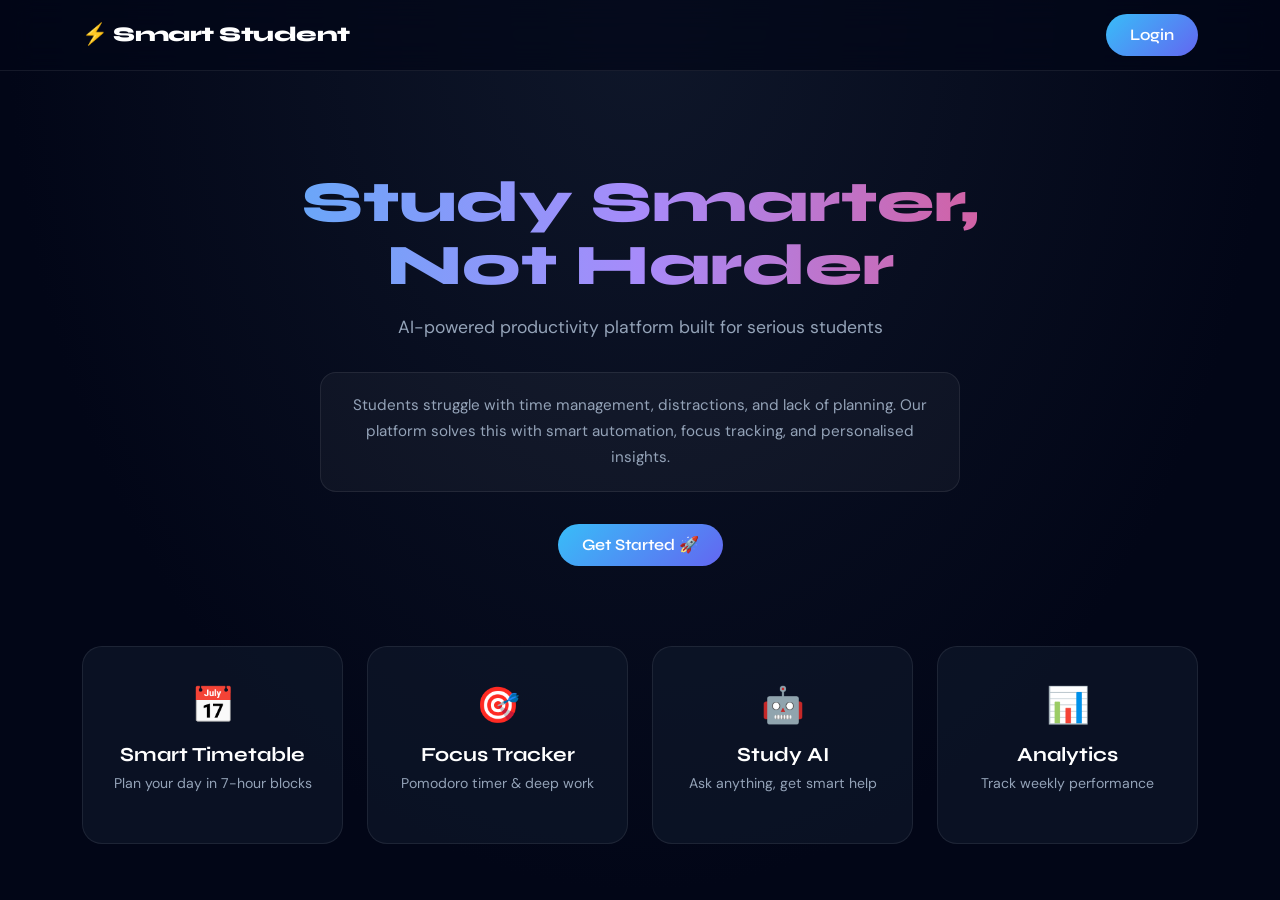
<file: index.html>
<!DOCTYPE html>
<html lang="en">
<head>
<meta charset="UTF-8">
<meta name="viewport" content="width=device-width, initial-scale=1.0">
<title>Smart Student Platform</title>
<link href="https://cdn.jsdelivr.net/npm/bootstrap@5.3.0/dist/css/bootstrap.min.css" rel="stylesheet">
<link href="https://fonts.googleapis.com/css2?family=Syne:wght@400;600;700;800&family=DM+Sans:wght@300;400;500&display=swap" rel="stylesheet">

<style>
:root {
  --sky: #38bdf8;
  --indigo: #6366f1;
  --emerald: #10b981;
  --amber: #f59e0b;
  --rose: #f43f5e;
  --deep: #020617;
  --card: rgba(15,23,42,0.7);
  --border: rgba(255,255,255,0.08);
}

* { box-sizing: border-box; margin: 0; padding: 0; }

body {
  font-family: 'DM Sans', sans-serif;
  background: radial-gradient(ellipse at top, #0f172a 0%, #020617 70%);
  color: white;
  min-height: 100vh;
}

h1,h2,h3,h4,h5 { font-family: 'Syne', sans-serif; }

/* ─── NAVBAR ─── */
.navbar {
  background: rgba(2,6,23,0.7);
  backdrop-filter: blur(16px);
  border-bottom: 1px solid var(--border);
  padding: 14px 0;
}
.nav-brand { font-family: 'Syne', sans-serif; font-size: 1.3rem; font-weight: 800; letter-spacing: -0.5px; }
.btn-glow {
  background: linear-gradient(135deg,var(--sky),var(--indigo));
  border: none; color: white; border-radius: 30px;
  padding: 9px 24px; font-family: 'Syne', sans-serif; font-weight: 600;
  transition: .3s; cursor: pointer;
}
.btn-glow:hover { transform: scale(1.05); box-shadow: 0 8px 28px rgba(99,102,241,.5); color: white; }

/* ─── HERO ─── */
.hero {
  text-align: center; padding: 100px 20px 80px;
  animation: fadeUp .8s ease both;
}
.hero h1 {
  font-size: clamp(2.2rem,5vw,3.6rem); font-weight: 800;
  background: linear-gradient(90deg,#38bdf8,#a78bfa,#f43f5e);
  -webkit-background-clip: text; -webkit-text-fill-color: transparent;
  line-height: 1.1; margin-bottom: 16px;
}
.hero p { color: #94a3b8; font-size: 1.1rem; margin-bottom: 32px; }
.problem-box {
  max-width: 640px; margin: 0 auto 32px;
  background: rgba(255,255,255,0.04);
  border: 1px solid var(--border);
  border-radius: 16px; padding: 20px 26px;
  color: #94a3b8; font-size: .95rem; line-height: 1.7;
}

/* ─── FEATURE CARDS ─── */
.feature-card {
  background: var(--card); border-radius: 20px; padding: 32px 24px;
  text-align: center; border: 1px solid var(--border);
  transition: .35s; cursor: pointer; position: relative; overflow: hidden;
}
.feature-card::after {
  content:''; position:absolute; inset:0;
  background: radial-gradient(circle at 50% 0%, rgba(99,102,241,.18), transparent 70%);
  opacity:0; transition:.35s;
}
.feature-card:hover::after { opacity:1; }
.feature-card:hover { transform: translateY(-10px); border-color: rgba(99,102,241,.4); }
.feature-card .icon { font-size: 2.2rem; margin-bottom: 12px; }
.feature-card h5 { font-weight: 700; margin-bottom: 6px; }
.feature-card p { color: #94a3b8; font-size: .88rem; }

/* ─── DASHBOARD ─── */
#dashboard { display: none; padding: 60px 20px; }
.dash-header { margin-bottom: 40px; }
.dash-header h2 { font-weight: 800; font-size: 1.8rem; }
.dash-header p { color: #64748b; }

.option-card {
  background: var(--card); border-radius: 18px; padding: 28px 20px;
  text-align: center; border: 1px solid var(--border);
  transition: .3s; cursor: pointer;
}
.option-card:hover { transform: translateY(-6px); border-color: rgba(99,102,241,.4); box-shadow: 0 16px 40px rgba(0,0,0,.5); }
.option-card .icon { font-size: 2rem; margin-bottom: 10px; }
.option-card span { font-family: 'Syne', sans-serif; font-weight: 600; font-size: .95rem; }

/* ─── PANEL ─── */
.panel-overlay {
  display: none; position: fixed; inset: 0;
  background: rgba(2,6,23,.85); backdrop-filter: blur(8px);
  z-index: 1000; align-items: center; justify-content: center; padding: 20px;
}
.panel-overlay.active { display: flex; }
.panel-box {
  background: linear-gradient(145deg,#0d1626,#0a0f1e);
  border: 1px solid rgba(255,255,255,.1);
  border-radius: 24px; padding: 36px; width: 100%; max-width: 700px;
  max-height: 90vh; overflow-y: auto; position: relative;
  animation: scaleIn .25s ease both;
}
.panel-close {
  position: absolute; top: 18px; right: 20px;
  background: rgba(255,255,255,.07); border: none; color: white;
  width: 34px; height: 34px; border-radius: 50%; font-size: 1rem;
  cursor: pointer; transition: .2s;
}
.panel-close:hover { background: rgba(255,255,255,.15); }
.panel-title { font-family: 'Syne', sans-serif; font-weight: 800; font-size: 1.4rem; margin-bottom: 24px; }

/* ─── INPUTS ─── */
.inp {
  background: rgba(255,255,255,.05) !important; color: white !important;
  border: 1px solid rgba(255,255,255,.12) !important;
  border-radius: 12px !important; padding: 10px 16px !important;
  font-family: 'DM Sans', sans-serif !important; transition: .2s !important;
}
.inp:focus { border-color: var(--indigo) !important; outline: none !important; box-shadow: none !important; }
.inp::placeholder { color: #4b5563 !important; }
label { color: #94a3b8; font-size: .88rem; margin-bottom: 6px; display: block; }

/* ─── TIMETABLE ─── */
.tt-slot {
  background: rgba(255,255,255,.04); border-radius: 12px;
  padding: 14px 18px; margin-bottom: 10px;
  border-left: 3px solid var(--indigo);
  display: flex; justify-content: space-between; align-items: center;
}
.tt-slot .time { color: #94a3b8; font-size: .83rem; }
.tt-slot .subject { font-weight: 600; }
.tt-remove { background: none; border: none; color: #ef4444; cursor: pointer; font-size: 1rem; }

/* ─── FOCUS ─── */
.timer-ring { position: relative; display: inline-flex; align-items: center; justify-content: center; }
.timer-ring svg { transform: rotate(-90deg); }
.timer-ring .ring-track { fill: none; stroke: rgba(255,255,255,.07); stroke-width: 8; }
.timer-ring .ring-prog { fill: none; stroke: url(#ringGrad); stroke-width: 8; stroke-linecap: round; transition: stroke-dashoffset .5s linear; }
.timer-display { position: absolute; font-family: 'Syne', sans-serif; font-weight: 800; font-size: 2rem; }
.focus-status { text-align: center; margin-top: 12px; color: #94a3b8; font-size: .9rem; }

/* ─── TASKS ─── */
.task-item {
  background: rgba(255,255,255,.04); border-radius: 12px;
  padding: 14px 18px; margin-bottom: 10px;
  display: flex; align-items: center; gap: 14px;
}
.task-item.done .task-text { text-decoration: line-through; color: #4b5563; }
.task-check { width: 20px; height: 20px; border-radius: 6px; border: 2px solid #4b5563; cursor: pointer; flex-shrink: 0; display:flex; align-items:center; justify-content:center; transition:.2s; }
.task-check.checked { background: var(--emerald); border-color: var(--emerald); }
.priority-dot { width: 10px; height: 10px; border-radius: 50%; flex-shrink:0; }

/* ─── ANALYTICS ─── */
.stat-card { background: rgba(255,255,255,.04); border-radius: 14px; padding: 20px; border: 1px solid var(--border); }
.stat-val { font-family: 'Syne', sans-serif; font-size: 2rem; font-weight: 800; }
.bar-wrap { background: rgba(255,255,255,.07); border-radius: 99px; height: 8px; margin-top: 8px; overflow: hidden; }
.bar-fill { height: 100%; border-radius: 99px; background: linear-gradient(90deg,var(--sky),var(--indigo)); transition: width 1s ease; }

/* ─── WATER ─── */
.water-cup { display: inline-block; width: 60px; height: 80px; border: 3px solid var(--sky); border-radius: 0 0 14px 14px; position: relative; overflow: hidden; cursor: pointer; transition: .2s; }
.water-cup:hover { transform: scale(1.08); }
.water-fill { position: absolute; bottom: 0; left: 0; right: 0; background: linear-gradient(0deg,#0ea5e9,#38bdf8); transition: height .5s ease; }
.water-grid { display: flex; flex-wrap: wrap; gap: 14px; justify-content: center; margin: 20px 0; }

/* ─── AI CHAT ─── */
.chat-box { background: rgba(0,0,0,.3); border-radius: 16px; padding: 16px; min-height: 240px; max-height: 340px; overflow-y: auto; margin-bottom: 14px; }
.chat-msg { margin-bottom: 14px; }
.chat-msg .label { font-size: .75rem; color: #4b5563; margin-bottom: 4px; }
.chat-msg .bubble { background: rgba(255,255,255,.06); border-radius: 12px; padding: 12px 16px; font-size: .9rem; line-height: 1.6; }
.chat-msg.user .bubble { background: rgba(99,102,241,.2); border: 1px solid rgba(99,102,241,.3); }
.chat-msg.ai .bubble { border: 1px solid rgba(255,255,255,.07); }
.typing { display:flex; gap:5px; align-items:center; padding:8px 0; }
.typing span { width:7px;height:7px;background:#6366f1;border-radius:50%;animation:blink 1.2s infinite; }
.typing span:nth-child(2){animation-delay:.2s;}
.typing span:nth-child(3){animation-delay:.4s;}

/* ─── MODAL ─── */
.modal-content { background: rgba(2,6,23,.96); backdrop-filter: blur(16px); border-radius: 22px; border: 1px solid var(--border); }

/* ─── PILLS / TABS ─── */
.pill-tab { background: rgba(255,255,255,.06); border: 1px solid var(--border); border-radius: 10px; padding: 7px 18px; cursor: pointer; transition:.2s; font-size:.88rem; color:#94a3b8; }
.pill-tab.active { background: var(--indigo); border-color: var(--indigo); color: white; }

/* ─── ANIMATIONS ─── */
@keyframes fadeUp { from{opacity:0;transform:translateY(30px)} to{opacity:1;transform:translateY(0)} }
@keyframes scaleIn { from{opacity:0;transform:scale(.94)} to{opacity:1;transform:scale(1)} }
@keyframes blink { 0%,100%{transform:scale(.7);opacity:.4} 50%{transform:scale(1);opacity:1} }

.features-section { animation: fadeUp .9s .1s ease both; }
</style>
</head>
<body>

<!-- NAVBAR -->
<nav class="navbar navbar-expand-lg">
  <div class="container">
    <a class="navbar-brand nav-brand text-white" href="#">⚡ Smart Student</a>
    <button class="btn btn-glow" data-bs-toggle="modal" data-bs-target="#loginModal">Login</button>
  </div>
</nav>

<!-- HERO -->
<section class="hero" id="heroSection">
  <h1>Study Smarter,<br>Not Harder</h1>
  <p>AI-powered productivity platform built for serious students</p>
  <div class="problem-box">
    Students struggle with time management, distractions, and lack of planning.
    Our platform solves this with smart automation, focus tracking, and personalised insights.
  </div>
  <button class="btn btn-glow" data-bs-toggle="modal" data-bs-target="#loginModal">Get Started 🚀</button>
</section>

<!-- FEATURES -->
<section class="container pb-5 features-section">
  <div class="row g-4">
    <div class="col-6 col-md-3">
      <div class="feature-card" onclick="openTimetable()">
        <div class="icon">📅</div>
        <h5>Smart Timetable</h5>
        <p>Plan your day in 7-hour blocks</p>
      </div>
    </div>
    <div class="col-6 col-md-3">
      <div class="feature-card" onclick="openFocus()">
        <div class="icon">🎯</div>
        <h5>Focus Tracker</h5>
        <p>Pomodoro timer & deep work</p>
      </div>
    </div>
    <div class="col-6 col-md-3">
      <div class="feature-card" onclick="openStudyAI()">
        <div class="icon">🤖</div>
        <h5>Study AI</h5>
        <p>Ask anything, get smart help</p>
      </div>
    </div>
    <div class="col-6 col-md-3">
      <div class="feature-card" onclick="openAnalytics()">
        <div class="icon">📊</div>
        <h5>Analytics</h5>
        <p>Track weekly performance</p>
      </div>
    </div>
  </div>
</section>

<!-- ══════════ LOGIN MODAL ══════════ -->
<div class="modal fade" id="loginModal">
  <div class="modal-dialog modal-dialog-centered">
    <div class="modal-content p-4">
      <h4 class="text-center mb-1" style="font-family:Syne,sans-serif;font-weight:800;">Welcome Back</h4>
      <p class="text-center mb-4" style="color:#64748b;font-size:.9rem;">Sign in to your workspace</p>
      <label>Email</label>
      <input type="text" id="loginEmail" class="form-control inp mb-3" placeholder="student@example.com">
      <label>Password</label>
      <input type="password" id="loginPass" class="form-control inp mb-4" placeholder="••••••••">
      <button class="btn btn-glow w-100" onclick="login()">Login &amp; Enter Dashboard</button>
    </div>
  </div>
</div>

<!-- ══════════ DASHBOARD ══════════ -->
<section id="dashboard">
  <div class="container">
    <div class="dash-header">
      <h2>Good morning, Scholar 👋</h2>
      <p id="dashDate" style="color:#64748b;"></p>
    </div>
    <div class="row g-4">
      <div class="col-6 col-md-4 col-lg-2">
        <div class="option-card" onclick="openTimetable()">
          <div class="icon">📅</div>
          <span>Timetable</span>
        </div>
      </div>
      <div class="col-6 col-md-4 col-lg-2">
        <div class="option-card" onclick="openFocus()">
          <div class="icon">⏱</div>
          <span>Focus Mode</span>
        </div>
      </div>
      <div class="col-6 col-md-4 col-lg-2">
        <div class="option-card" onclick="openWater()">
          <div class="icon">💧</div>
          <span>Water Tracker</span>
        </div>
      </div>
      <div class="col-6 col-md-4 col-lg-2">
        <div class="option-card" onclick="openAnalytics()">
          <div class="icon">📊</div>
          <span>Analytics</span>
        </div>
      </div>
      <div class="col-6 col-md-4 col-lg-2">
        <div class="option-card" onclick="openStudyAI()">
          <div class="icon">🤖</div>
          <span>Study AI</span>
        </div>
      </div>
      <div class="col-6 col-md-4 col-lg-2">
        <div class="option-card" onclick="openTasks()">
          <div class="icon">📌</div>
          <span>Tasks</span>
        </div>
      </div>
    </div>
  </div>
</section>


<!-- ══════════ TIMETABLE PANEL ══════════ -->
<div class="panel-overlay" id="ttPanel">
  <div class="panel-box">
    <button class="panel-close" onclick="closePanel('ttPanel')">✕</button>
    <div class="panel-title">📅 Smart Timetable</div>
    <div class="row g-2 mb-3">
      <div class="col-5">
        <label>Subject / Topic</label>
        <input id="ttSubject" class="form-control inp" placeholder="e.g. Mathematics">
      </div>
      <div class="col-3">
        <label>Start</label>
        <input id="ttStart" type="time" class="form-control inp" value="09:00">
      </div>
      <div class="col-3">
        <label>End</label>
        <input id="ttEnd" type="time" class="form-control inp" value="10:00">
      </div>
      <div class="col-1 d-flex align-items-end">
        <button class="btn btn-glow w-100" onclick="addSlot()">+</button>
      </div>
    </div>
    <div id="ttSlots"></div>
    <p id="ttEmpty" style="color:#4b5563;font-size:.9rem;text-align:center;margin-top:20px;">No slots yet. Add your first subject!</p>
  </div>
</div>


<!-- ══════════ FOCUS PANEL ══════════ -->
<div class="panel-overlay" id="focusPanel">
  <div class="panel-box" style="text-align:center;max-width:480px;">
    <button class="panel-close" onclick="closePanel('focusPanel'); stopFocus()">✕</button>
    <div class="panel-title" style="text-align:center;">🎯 Focus Mode</div>

    <div style="display:flex;gap:10px;justify-content:center;margin-bottom:20px;">
      <button class="pill-tab active" onclick="setFocusMode(this,25*60)">Pomodoro 25m</button>
      <button class="pill-tab" onclick="setFocusMode(this,50*60)">Deep 50m</button>
      <button class="pill-tab" onclick="setFocusMode(this,5*60)">Break 5m</button>
    </div>

    <div class="timer-ring">
      <svg width="180" height="180">
        <defs>
          <linearGradient id="ringGrad" x1="0%" y1="0%" x2="100%" y2="0%">
            <stop offset="0%" style="stop-color:#38bdf8"/>
            <stop offset="100%" style="stop-color:#6366f1"/>
          </linearGradient>
        </defs>
        <circle class="ring-track" cx="90" cy="90" r="76"/>
        <circle class="ring-prog" id="ringProg" cx="90" cy="90" r="76"
          stroke-dasharray="477.52" stroke-dashoffset="0"/>
      </svg>
      <div class="timer-display" id="timerDisplay">25:00</div>
    </div>

    <div class="focus-status" id="focusStatus">Ready to focus?</div>
    <div style="margin-top:20px;display:flex;gap:10px;justify-content:center;">
      <button class="btn btn-glow" onclick="startFocus()" id="startBtn">▶ Start</button>
      <button class="btn" style="background:rgba(255,255,255,.08);border:none;color:white;border-radius:30px;padding:9px 22px;" onclick="resetFocus()">↺ Reset</button>
    </div>
    <div style="margin-top:24px;">
      <p style="color:#4b5563;font-size:.8rem;">Sessions completed today</p>
      <div style="font-family:Syne,sans-serif;font-weight:800;font-size:1.8rem;" id="sessionCount">0</div>
    </div>
  </div>
</div>


<!-- ══════════ WATER TRACKER PANEL ══════════ -->
<div class="panel-overlay" id="waterPanel">
  <div class="panel-box" style="max-width:480px;text-align:center;">
    <button class="panel-close" onclick="closePanel('waterPanel')">✕</button>
    <div class="panel-title" style="text-align:center;">💧 Water Tracker</div>
    <p style="color:#94a3b8;font-size:.9rem;margin-bottom:4px;">Daily Goal: <strong>8 glasses</strong></p>
    <div style="font-family:Syne,sans-serif;font-size:3rem;font-weight:800;color:#38bdf8;" id="waterCount">0 / 8</div>
    <p style="color:#4b5563;font-size:.8rem;margin-bottom:8px;">glasses consumed</p>

    <div class="water-grid" id="waterGrid"></div>

    <div style="display:flex;gap:10px;justify-content:center;flex-wrap:wrap;">
      <button class="btn btn-glow" onclick="addWater()">+ Add Glass</button>
      <button class="btn" style="background:rgba(255,255,255,.07);border:1px solid rgba(255,255,255,.1);color:white;border-radius:30px;padding:9px 22px;" onclick="resetWater()">Reset Day</button>
    </div>

    <div style="margin-top:24px;background:rgba(56,189,248,.08);border:1px solid rgba(56,189,248,.2);border-radius:14px;padding:16px;">
      <p style="color:#38bdf8;font-size:.88rem;" id="waterTip">Drink 2 glasses first thing in the morning! 🌅</p>
    </div>
  </div>
</div>


<!-- ══════════ ANALYTICS PANEL ══════════ -->
<div class="panel-overlay" id="analyticsPanel">
  <div class="panel-box">
    <button class="panel-close" onclick="closePanel('analyticsPanel')">✕</button>
    <div class="panel-title">📊 Weekly Analytics</div>

    <div class="row g-3 mb-4">
      <div class="col-6 col-md-3">
        <div class="stat-card">
          <p style="color:#64748b;font-size:.8rem;margin-bottom:4px;">Study Hours</p>
          <div class="stat-val" style="color:#38bdf8;" id="statHours">0h</div>
        </div>
      </div>
      <div class="col-6 col-md-3">
        <div class="stat-card">
          <p style="color:#64748b;font-size:.8rem;margin-bottom:4px;">Focus Sessions</p>
          <div class="stat-val" style="color:#6366f1;" id="statSessions">0</div>
        </div>
      </div>
      <div class="col-6 col-md-3">
        <div class="stat-card">
          <p style="color:#64748b;font-size:.8rem;margin-bottom:4px;">Tasks Done</p>
          <div class="stat-val" style="color:#10b981;" id="statTasks">0</div>
        </div>
      </div>
      <div class="col-6 col-md-3">
        <div class="stat-card">
          <p style="color:#64748b;font-size:.8rem;margin-bottom:4px;">Water Glasses</p>
          <div class="stat-val" style="color:#f59e0b;" id="statWater">0</div>
        </div>
      </div>
    </div>

    <h6 style="font-family:Syne,sans-serif;margin-bottom:14px;">Daily Study Progress</h6>
    <div id="barChart"></div>
  </div>
</div>


<!-- ══════════ STUDY AI PANEL ══════════ -->
<div class="panel-overlay" id="aiPanel">
  <div class="panel-box">
    <button class="panel-close" onclick="closePanel('aiPanel')">✕</button>
    <div class="panel-title">🤖 Study AI</div>
    <div class="chat-box" id="chatBox">
      <div class="chat-msg ai">
        <div class="label">Study AI</div>
        <div class="bubble">Hi! I'm your personal Study AI. Ask me anything — concepts, formulas, study tips, or explanations. I'm here to help! 📚</div>
      </div>
    </div>
    <div style="display:flex;gap:10px;">
      <input id="aiInput" class="form-control inp flex-grow-1" placeholder="Ask anything..." onkeydown="if(event.key==='Enter') sendAI()">
      <button class="btn btn-glow" onclick="sendAI()">Send ➤</button>
    </div>
    <div style="margin-top:12px;display:flex;gap:8px;flex-wrap:wrap;">
      <button class="pill-tab" onclick="quickAsk('Explain photosynthesis simply')">Photosynthesis</button>
      <button class="pill-tab" onclick="quickAsk('Give me 5 study tips for exams')">Study Tips</button>
      <button class="pill-tab" onclick="quickAsk('What is Newton\'s second law?')">Newton\'s Law</button>
      <button class="pill-tab" onclick="quickAsk('How to solve quadratic equations?')">Quadratic Eq.</button>
    </div>
  </div>
</div>


<!-- ══════════ TASKS PANEL ══════════ -->
<div class="panel-overlay" id="tasksPanel">
  <div class="panel-box">
    <button class="panel-close" onclick="closePanel('tasksPanel')">✕</button>
    <div class="panel-title">📌 Task Manager</div>

    <div class="row g-2 mb-4">
      <div class="col-7">
        <input id="taskInput" class="form-control inp" placeholder="Add a new task...">
      </div>
      <div class="col-3">
        <select id="taskPriority" class="form-control inp">
          <option value="high">🔴 High</option>
          <option value="med" selected>🟡 Medium</option>
          <option value="low">🟢 Low</option>
        </select>
      </div>
      <div class="col-2">
        <button class="btn btn-glow w-100" onclick="addTask()">+</button>
      </div>
    </div>

    <div style="display:flex;gap:8px;margin-bottom:16px;">
      <button class="pill-tab active" onclick="filterTasks(this,'all')">All</button>
      <button class="pill-tab" onclick="filterTasks(this,'pending')">Pending</button>
      <button class="pill-tab" onclick="filterTasks(this,'done')">Done</button>
    </div>

    <div id="taskList"></div>
    <p id="taskEmpty" style="color:#4b5563;text-align:center;font-size:.9rem;margin-top:16px;">No tasks yet. Add one above!</p>
  </div>
</div>


<!-- ══════════ BOOTSTRAP JS ══════════ -->
<script src="https://cdn.jsdelivr.net/npm/bootstrap@5.3.0/dist/js/bootstrap.bundle.min.js"></script>

<script>
/* ════════════ STATE ════════════ */
let ttSlots = [], tasks = [], waterCount = 0;
let focusSeconds = 25*60, focusTotal = 25*60, focusInterval = null, isRunning = false, sessions = 0;
let totalFocusMins = 0;
const priorityColor = { high:'#f43f5e', med:'#f59e0b', low:'#10b981' };

/* ════════════ HELPERS ════════════ */
function openPanel(id) { document.getElementById(id).classList.add('active'); }
function closePanel(id) { document.getElementById(id).classList.remove('active'); }

/* ════════════ LOGIN ════════════ */
function login() {
  document.getElementById('heroSection').style.display = 'none';
  document.querySelector('.features-section').style.display = 'none';
  document.getElementById('dashboard').style.display = 'block';
  document.getElementById('dashDate').textContent = new Date().toLocaleDateString('en-IN',{weekday:'long',year:'numeric',month:'long',day:'numeric'});
  bootstrap.Modal.getInstance(document.getElementById('loginModal')).hide();
}

/* ════════════ TIMETABLE ════════════ */
function openTimetable() { renderSlots(); openPanel('ttPanel'); }

function addSlot() {
  const sub = document.getElementById('ttSubject').value.trim();
  const st  = document.getElementById('ttStart').value;
  const en  = document.getElementById('ttEnd').value;
  if (!sub || !st || !en) return;
  ttSlots.push({ sub, st, en });
  ttSlots.sort((a,b) => a.st.localeCompare(b.st));
  document.getElementById('ttSubject').value = '';
  renderSlots();
}

function renderSlots() {
  const c = document.getElementById('ttSlots');
  const e = document.getElementById('ttEmpty');
  if (!ttSlots.length) { c.innerHTML=''; e.style.display='block'; return; }
  e.style.display = 'none';
  c.innerHTML = ttSlots.map((s,i)=>`
    <div class="tt-slot">
      <div>
        <div class="subject">${s.sub}</div>
        <div class="time">${s.st} – ${s.en}</div>
      </div>
      <button class="tt-remove" onclick="removeSlot(${i})">✕</button>
    </div>`).join('');
}

function removeSlot(i) { ttSlots.splice(i,1); renderSlots(); }

/* ════════════ FOCUS TIMER ════════════ */
function openFocus() { updateRing(); openPanel('focusPanel'); }

function setFocusMode(btn, secs) {
  document.querySelectorAll('#focusPanel .pill-tab').forEach(b=>b.classList.remove('active'));
  btn.classList.add('active');
  stopFocus(); focusSeconds = secs; focusTotal = secs;
  updateTimerDisplay(); updateRing();
  document.getElementById('focusStatus').textContent = 'Ready to focus?';
  document.getElementById('startBtn').textContent = '▶ Start';
}

function startFocus() {
  if (isRunning) { pauseFocus(); return; }
  isRunning = true;
  document.getElementById('startBtn').textContent = '⏸ Pause';
  document.getElementById('focusStatus').textContent = '🔥 Focus session running...';
  focusInterval = setInterval(()=>{
    focusSeconds--;
    updateTimerDisplay(); updateRing();
    if (focusSeconds <= 0) {
      clearInterval(focusInterval); isRunning = false;
      sessions++; totalFocusMins += Math.round(focusTotal/60);
      document.getElementById('sessionCount').textContent = sessions;
      document.getElementById('startBtn').textContent = '▶ Start';
      document.getElementById('focusStatus').textContent = '✅ Session complete! Great work!';
    }
  }, 1000);
}

function pauseFocus() {
  clearInterval(focusInterval); isRunning = false;
  document.getElementById('startBtn').textContent = '▶ Resume';
  document.getElementById('focusStatus').textContent = '⏸ Paused';
}

function stopFocus() { clearInterval(focusInterval); isRunning = false; }

function resetFocus() {
  stopFocus(); focusSeconds = focusTotal;
  updateTimerDisplay(); updateRing();
  document.getElementById('startBtn').textContent = '▶ Start';
  document.getElementById('focusStatus').textContent = 'Ready to focus?';
}

function updateTimerDisplay() {
  const m = Math.floor(focusSeconds/60).toString().padStart(2,'0');
  const s = (focusSeconds%60).toString().padStart(2,'0');
  document.getElementById('timerDisplay').textContent = `${m}:${s}`;
}

function updateRing() {
  const circ = 477.52;
  const prog = document.getElementById('ringProg');
  const ratio = focusSeconds / focusTotal;
  prog.style.strokeDashoffset = circ * (1 - ratio);
}

/* ════════════ WATER ════════════ */
function openWater() { renderWater(); openPanel('waterPanel'); }

function renderWater() {
  const grid = document.getElementById('waterGrid');
  grid.innerHTML = '';
  for (let i=0;i<8;i++){
    const cup = document.createElement('div');
    cup.className = 'water-cup';
    cup.onclick = () => { waterCount = i+1; renderWater(); };
    cup.innerHTML = `<div class="water-fill" style="height:${i<waterCount?100:0}%"></div>`;
    grid.appendChild(cup);
  }
  document.getElementById('waterCount').textContent = `${waterCount} / 8`;
  const tips = ['Drink 2 glasses first thing in the morning! 🌅','Hydrate before every meal! 🍽️','Keep a bottle at your desk! 📚','You\'re halfway there — keep going! 💪','Almost at your goal — one more! 🎯','Goal reached! Amazing job! 🏆'];
  const tipIdx = Math.min(Math.floor(waterCount/1.5), tips.length-1);
  document.getElementById('waterTip').textContent = tips[tipIdx] || tips[tips.length-1];
}

function addWater() { if(waterCount<8){ waterCount++; renderWater(); } }
function resetWater() { waterCount=0; renderWater(); }

/* ════════════ ANALYTICS ════════════ */
function openAnalytics() {
  document.getElementById('statHours').textContent = totalFocusMins + 'm';
  document.getElementById('statSessions').textContent = sessions;
  document.getElementById('statTasks').textContent = tasks.filter(t=>t.done).length;
  document.getElementById('statWater').textContent = waterCount;

  const days = ['Mon','Tue','Wed','Thu','Fri','Sat','Sun'];
  const vals = days.map(()=>Math.floor(Math.random()*120+30));
  const max = Math.max(...vals);
  document.getElementById('barChart').innerHTML = days.map((d,i)=>`
    <div style="margin-bottom:10px;display:flex;align-items:center;gap:12px;">
      <div style="width:32px;text-align:right;color:#64748b;font-size:.8rem;">${d}</div>
      <div class="bar-wrap flex-grow-1">
        <div class="bar-fill" id="bar${i}" style="width:0%"></div>
      </div>
      <div style="width:36px;color:#94a3b8;font-size:.8rem;">${vals[i]}m</div>
    </div>`).join('');
  setTimeout(()=>{
    days.forEach((_,i)=>{
      document.getElementById('bar'+i).style.width = (vals[i]/max*100)+'%';
    });
  }, 80);
  openPanel('analyticsPanel');
}

/* ════════════ TASKS ════════════ */
function openTasks() { renderTasks('all'); openPanel('tasksPanel'); }

function addTask() {
  const txt = document.getElementById('taskInput').value.trim();
  if (!txt) return;
  tasks.push({ txt, priority: document.getElementById('taskPriority').value, done: false, id: Date.now() });
  document.getElementById('taskInput').value = '';
  renderTasks(document.querySelector('#tasksPanel .pill-tab.active').dataset.filter || 'all');
}

function toggleTask(id) {
  const t = tasks.find(t=>t.id===id);
  if (t) t.done = !t.done;
  renderTasks(document.querySelector('#tasksPanel .pill-tab.active').dataset.filter || 'all');
}

function deleteTask(id) {
  tasks = tasks.filter(t=>t.id!==id);
  renderTasks(document.querySelector('#tasksPanel .pill-tab.active').dataset.filter || 'all');
}

function filterTasks(btn, f) {
  document.querySelectorAll('#tasksPanel .pill-tab').forEach(b=>b.classList.remove('active'));
  btn.classList.add('active'); btn.dataset.filter = f;
  renderTasks(f);
}

function renderTasks(filter) {
  const list = document.getElementById('taskList');
  const empty = document.getElementById('taskEmpty');
  let filtered = tasks;
  if (filter==='pending') filtered = tasks.filter(t=>!t.done);
  if (filter==='done') filtered = tasks.filter(t=>t.done);
  if (!filtered.length) { list.innerHTML=''; empty.style.display='block'; return; }
  empty.style.display='none';
  list.innerHTML = filtered.map(t=>`
    <div class="task-item ${t.done?'done':''}">
      <div class="task-check ${t.done?'checked':''}" onclick="toggleTask(${t.id})">${t.done?'✓':''}</div>
      <div class="priority-dot" style="background:${priorityColor[t.priority]}"></div>
      <div class="task-text flex-grow-1">${t.txt}</div>
      <button onclick="deleteTask(${t.id})" style="background:none;border:none;color:#4b5563;cursor:pointer;font-size:.9rem;">🗑</button>
    </div>`).join('');
}

/* ════════════ STUDY AI ════════════ */
function openStudyAI() { openPanel('aiPanel'); }

function quickAsk(q) {
  document.getElementById('aiInput').value = q;
  sendAI();
}

async function sendAI() {
  const inp = document.getElementById('aiInput');
  const msg = inp.value.trim();
  if (!msg) return;
  inp.value = '';

  appendChat('user', 'You', msg);
  const typingEl = appendTyping();

  try {
    const res = await fetch('https://api.anthropic.com/v1/messages', {
      method: 'POST',
      headers: { 'Content-Type': 'application/json' },
      body: JSON.stringify({
        model: 'claude-sonnet-4-20250514',
        max_tokens: 1000,
        system: 'You are a friendly, knowledgeable Study AI assistant for students. Answer clearly and concisely. Use simple language. Add relevant emojis occasionally. Format nicely when listing steps.',
        messages: [{ role: 'user', content: msg }]
      })
    });
    const data = await res.json();
    typingEl.remove();
    const reply = data.content?.map(b=>b.text||'').join('') || 'Sorry, I couldn\'t get a response. Try again!';
    appendChat('ai', 'Study AI', reply);
  } catch(e) {
    typingEl.remove();
    appendChat('ai', 'Study AI', '⚠️ Couldn\'t connect right now. Please try again in a moment.');
  }
}

function appendChat(role, label, text) {
  const box = document.getElementById('chatBox');
  const div = document.createElement('div');
  div.className = `chat-msg ${role}`;
  div.innerHTML = `<div class="label">${label}</div><div class="bubble">${text.replace(/\n/g,'<br>')}</div>`;
  box.appendChild(div);
  box.scrollTop = box.scrollHeight;
  return div;
}

function appendTyping() {
  const box = document.getElementById('chatBox');
  const div = document.createElement('div');
  div.className = 'chat-msg ai';
  div.innerHTML = `<div class="label">Study AI</div><div class="bubble"><div class="typing"><span></span><span></span><span></span></div></div>`;
  box.appendChild(div);
  box.scrollTop = box.scrollHeight;
  return div;
}

/* ════════════ INIT ════════════ */
updateTimerDisplay();
</script>
</body>
</html>
</file>
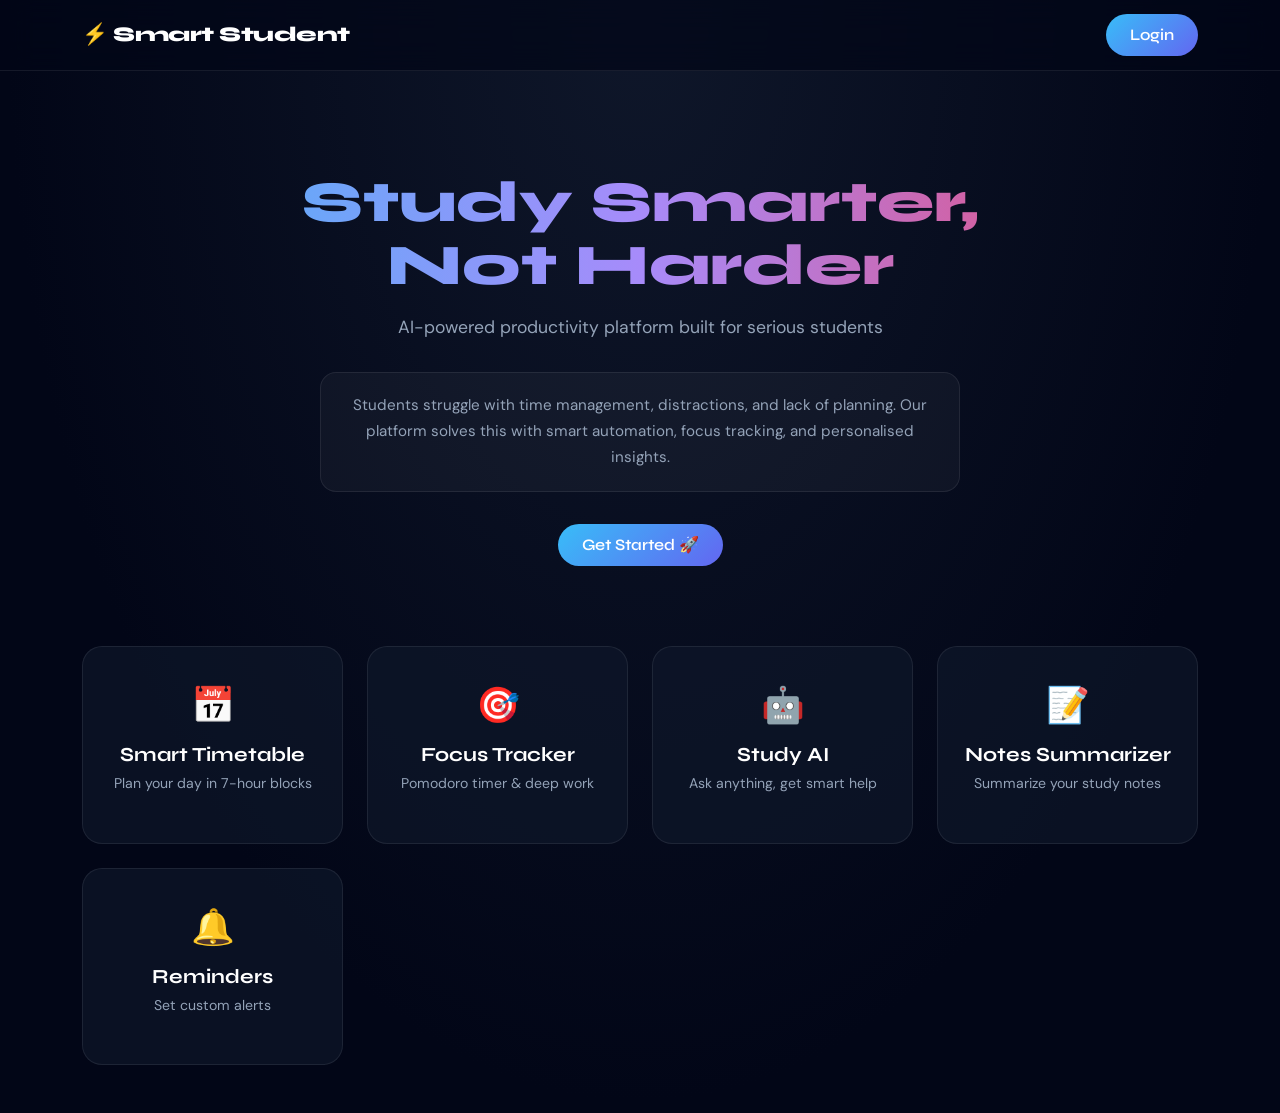
<file: ayush.html>
<!DOCTYPE html>
<html lang="en">
<head>
<meta charset="UTF-8">
<meta name="viewport" content="width=device-width, initial-scale=1.0">
<title>Smart Student Platform</title>
<link href="https://cdn.jsdelivr.net/npm/bootstrap@5.3.0/dist/css/bootstrap.min.css" rel="stylesheet">
<link href="https://fonts.googleapis.com/css2?family=Syne:wght@400;600;700;800&family=DM+Sans:wght@300;400;500&display=swap" rel="stylesheet">

<style>
:root {
  --sky: #38bdf8;
  --indigo: #6366f1;
  --emerald: #10b981;
  --amber: #f59e0b;
  --rose: #f43f5e;
  --deep: #020617;
  --card: rgba(15,23,42,0.7);
  --border: rgba(255,255,255,0.08);
}

* { box-sizing: border-box; margin: 0; padding: 0; }

body {
  font-family: 'DM Sans', sans-serif;
  background: radial-gradient(ellipse at top, #0f172a 0%, #020617 70%);
  color: white;
  min-height: 100vh;
}

h1,h2,h3,h4,h5 { font-family: 'Syne', sans-serif; }

/* ─── NAVBAR ─── */
.navbar {
  background: rgba(2,6,23,0.7);
  backdrop-filter: blur(16px);
  border-bottom: 1px solid var(--border);
  padding: 14px 0;
}
.nav-brand { font-family: 'Syne', sans-serif; font-size: 1.3rem; font-weight: 800; letter-spacing: -0.5px; }
.btn-glow {
  background: linear-gradient(135deg,var(--sky),var(--indigo));
  border: none; color: white; border-radius: 30px;
  padding: 9px 24px; font-family: 'Syne', sans-serif; font-weight: 600;
  transition: .3s; cursor: pointer;
}
.btn-glow:hover { transform: scale(1.05); box-shadow: 0 8px 28px rgba(99,102,241,.5); color: white; }

/* ─── HERO ─── */
.hero {
  text-align: center; padding: 100px 20px 80px;
  animation: fadeUp .8s ease both;
}
.hero h1 {
  font-size: clamp(2.2rem,5vw,3.6rem); font-weight: 800;
  background: linear-gradient(90deg,#38bdf8,#a78bfa,#f43f5e);
  -webkit-background-clip: text; -webkit-text-fill-color: transparent;
  line-height: 1.1; margin-bottom: 16px;
}
.hero p { color: #94a3b8; font-size: 1.1rem; margin-bottom: 32px; }
.problem-box {
  max-width: 640px; margin: 0 auto 32px;
  background: rgba(255,255,255,0.04);
  border: 1px solid var(--border);
  border-radius: 16px; padding: 20px 26px;
  color: #94a3b8; font-size: .95rem; line-height: 1.7;
}

/* ─── FEATURE CARDS ─── */
.feature-card {
  background: var(--card); border-radius: 20px; padding: 32px 24px;
  text-align: center; border: 1px solid var(--border);
  transition: .35s; cursor: pointer; position: relative; overflow: hidden;
}
.feature-card::after {
  content:''; position:absolute; inset:0;
  background: radial-gradient(circle at 50% 0%, rgba(99,102,241,.18), transparent 70%);
  opacity:0; transition:.35s;
}
.feature-card:hover::after { opacity:1; }
.feature-card:hover { transform: translateY(-10px); border-color: rgba(99,102,241,.4); }
.feature-card .icon { font-size: 2.2rem; margin-bottom: 12px; }
.feature-card h5 { font-weight: 700; margin-bottom: 6px; }
.feature-card p { color: #94a3b8; font-size: .88rem; }

/* ─── DASHBOARD ─── */
#dashboard { display: none; padding: 60px 20px; }
.dash-header { margin-bottom: 40px; }
.dash-header h2 { font-weight: 800; font-size: 1.8rem; }
.dash-header p { color: #64748b; }

.option-card {
  background: var(--card); border-radius: 18px; padding: 28px 20px;
  text-align: center; border: 1px solid var(--border);
  transition: .3s; cursor: pointer;
}
.option-card:hover { transform: translateY(-6px); border-color: rgba(99,102,241,.4); box-shadow: 0 16px 40px rgba(0,0,0,.5); }
.option-card .icon { font-size: 2rem; margin-bottom: 10px; }
.option-card span { font-family: 'Syne', sans-serif; font-weight: 600; font-size: .95rem; }

/* ─── PANEL ─── */
.panel-overlay {
  display: none; position: fixed; inset: 0;
  background: rgba(2,6,23,.85); backdrop-filter: blur(8px);
  z-index: 1000; align-items: center; justify-content: center; padding: 20px;
}
.panel-overlay.active { display: flex; }
.panel-box {
  background: linear-gradient(145deg,#0d1626,#0a0f1e);
  border: 1px solid rgba(255,255,255,.1);
  border-radius: 24px; padding: 36px; width: 100%; max-width: 700px;
  max-height: 90vh; overflow-y: auto; position: relative;
  animation: scaleIn .25s ease both;
}
.panel-close {
  position: absolute; top: 18px; right: 20px;
  background: rgba(255,255,255,.07); border: none; color: white;
  width: 34px; height: 34px; border-radius: 50%; font-size: 1rem;
  cursor: pointer; transition: .2s;
}
.panel-close:hover { background: rgba(255,255,255,.15); }
.panel-title { font-family: 'Syne', sans-serif; font-weight: 800; font-size: 1.4rem; margin-bottom: 24px; }

/* ─── INPUTS ─── */
.inp {
  background: rgba(255,255,255,.05) !important; color: white !important;
  border: 1px solid rgba(255,255,255,.12) !important;
  border-radius: 12px !important; padding: 10px 16px !important;
  font-family: 'DM Sans', sans-serif !important; transition: .2s !important;
}
.inp:focus { border-color: var(--indigo) !important; outline: none !important; box-shadow: none !important; }
.inp::placeholder { color: #4b5563 !important; }
label { color: #94a3b8; font-size: .88rem; margin-bottom: 6px; display: block; }

textarea.inp {
  resize: vertical;
  min-height: 120px;
}

/* ─── TIMETABLE ─── */
.tt-slot {
  background: rgba(255,255,255,.04); border-radius: 12px;
  padding: 14px 18px; margin-bottom: 10px;
  border-left: 3px solid var(--indigo);
  display: flex; justify-content: space-between; align-items: center;
}
.tt-slot .time { color: #94a3b8; font-size: .83rem; }
.tt-slot .subject { font-weight: 600; }
.tt-remove { background: none; border: none; color: #ef4444; cursor: pointer; font-size: 1rem; }

/* ─── FOCUS ─── */
.timer-ring { position: relative; display: inline-flex; align-items: center; justify-content: center; }
.timer-ring svg { transform: rotate(-90deg); }
.timer-ring .ring-track { fill: none; stroke: rgba(255,255,255,.07); stroke-width: 8; }
.timer-ring .ring-prog { fill: none; stroke: url(#ringGrad); stroke-width: 8; stroke-linecap: round; transition: stroke-dashoffset .5s linear; }
.timer-display { position: absolute; font-family: 'Syne', sans-serif; font-weight: 800; font-size: 2rem; }
.focus-status { text-align: center; margin-top: 12px; color: #94a3b8; font-size: .9rem; }

/* ─── TASKS ─── */
.task-item {
  background: rgba(255,255,255,.04); border-radius: 12px;
  padding: 14px 18px; margin-bottom: 10px;
  display: flex; align-items: center; gap: 14px;
}
.task-item.done .task-text { text-decoration: line-through; color: #4b5563; }
.task-check { width: 20px; height: 20px; border-radius: 6px; border: 2px solid #4b5563; cursor: pointer; flex-shrink: 0; display:flex; align-items:center; justify-content:center; transition:.2s; }
.task-check.checked { background: var(--emerald); border-color: var(--emerald); }
.priority-dot { width: 10px; height: 10px; border-radius: 50%; flex-shrink:0; }

/* ─── ANALYTICS ─── */
.stat-card { background: rgba(255,255,255,.04); border-radius: 14px; padding: 20px; border: 1px solid var(--border); }
.stat-val { font-family: 'Syne', sans-serif; font-size: 2rem; font-weight: 800; }
.bar-wrap { background: rgba(255,255,255,.07); border-radius: 99px; height: 8px; margin-top: 8px; overflow: hidden; }
.bar-fill { height: 100%; border-radius: 99px; background: linear-gradient(90deg,var(--sky),var(--indigo)); transition: width 1s ease; }

/* ─── WATER ─── */
.water-cup { display: inline-block; width: 60px; height: 80px; border: 3px solid var(--sky); border-radius: 0 0 14px 14px; position: relative; overflow: hidden; cursor: pointer; transition: .2s; }
.water-cup:hover { transform: scale(1.08); }
.water-fill { position: absolute; bottom: 0; left: 0; right: 0; background: linear-gradient(0deg,#0ea5e9,#38bdf8); transition: height .5s ease; }
.water-grid { display: flex; flex-wrap: wrap; gap: 14px; justify-content: center; margin: 20px 0; }

/* ─── AI CHAT ─── */
.chat-box { background: rgba(0,0,0,.3); border-radius: 16px; padding: 16px; min-height: 240px; max-height: 340px; overflow-y: auto; margin-bottom: 14px; }
.chat-msg { margin-bottom: 14px; }
.chat-msg .label { font-size: .75rem; color: #4b5563; margin-bottom: 4px; }
.chat-msg .bubble { background: rgba(255,255,255,.06); border-radius: 12px; padding: 12px 16px; font-size: .9rem; line-height: 1.6; }
.chat-msg.user .bubble { background: rgba(99,102,241,.2); border: 1px solid rgba(99,102,241,.3); }
.chat-msg.ai .bubble { border: 1px solid rgba(255,255,255,.07); }
.typing { display:flex; gap:5px; align-items:center; padding:8px 0; }
.typing span { width:7px;height:7px;background:#6366f1;border-radius:50%;animation:blink 1.2s infinite; }
.typing span:nth-child(2){animation-delay:.2s;}
.typing span:nth-child(3){animation-delay:.4s;}

/* ─── NOTES SUMMARIZER ─── */
.summary-box {
  background: rgba(255,255,255,.04);
  border: 1px solid var(--border);
  border-radius: 14px;
  padding: 16px;
  margin-top: 16px;
  color: #94a3b8;
  font-size: .9rem;
  line-height: 1.7;
  white-space: pre-wrap;
  word-break: break-word;
}
.summary-actions { display: flex; gap: 10px; margin-top: 14px; flex-wrap: wrap; }
.summary-actions button { font-size: .85rem; padding: 7px 14px; }

/* ─── MODAL ─── */
.modal-content { background: rgba(2,6,23,.96); backdrop-filter: blur(16px); border-radius: 22px; border: 1px solid var(--border); }

/* ─── PILLS / TABS ─── */
.pill-tab { background: rgba(255,255,255,.06); border: 1px solid var(--border); border-radius: 10px; padding: 7px 18px; cursor: pointer; transition:.2s; font-size:.88rem; color:#94a3b8; }
.pill-tab.active { background: var(--indigo); border-color: var(--indigo); color: white; }

/* ─── ANIMATIONS ─── */
@keyframes fadeUp { from{opacity:0;transform:translateY(30px)} to{opacity:1;transform:translateY(0)} }
@keyframes scaleIn { from{opacity:0;transform:scale(.94)} to{opacity:1;transform:scale(1)} }
@keyframes blink { 0%,100%{transform:scale(.7);opacity:.4} 50%{transform:scale(1);opacity:1} }

.features-section { animation: fadeUp .9s .1s ease both; }
</style>
</head>
<body>

<!-- NAVBAR -->
<nav class="navbar navbar-expand-lg">
  <div class="container">
    <a class="navbar-brand nav-brand text-white" href="#">⚡ Smart Student</a>
    <button class="btn btn-glow" data-bs-toggle="modal" data-bs-target="#loginModal">Login</button>
  </div>
</nav>

<!-- HERO -->
<section class="hero" id="heroSection">
  <h1>Study Smarter,<br>Not Harder</h1>
  <p>AI-powered productivity platform built for serious students</p>
  <div class="problem-box">
    Students struggle with time management, distractions, and lack of planning.
    Our platform solves this with smart automation, focus tracking, and personalised insights.
  </div>
  <button class="btn btn-glow" data-bs-toggle="modal" data-bs-target="#loginModal">Get Started 🚀</button>
</section>

<!-- FEATURES -->
<section class="container pb-5 features-section">
  <div class="row g-4">
    <div class="col-6 col-md-3">
      <div class="feature-card" onclick="openTimetable()">
        <div class="icon">📅</div>
        <h5>Smart Timetable</h5>
        <p>Plan your day in 7-hour blocks</p>
      </div>
    </div>
    <div class="col-6 col-md-3">
      <div class="feature-card" onclick="openFocus()">
        <div class="icon">🎯</div>
        <h5>Focus Tracker</h5>
        <p>Pomodoro timer & deep work</p>
      </div>
    </div>
    <div class="col-6 col-md-3">
      <div class="feature-card" onclick="openStudyAI()">
        <div class="icon">🤖</div>
        <h5>Study AI</h5>
        <p>Ask anything, get smart help</p>
      </div>
    </div>
    <div class="col-6 col-md-3">
      <div class="feature-card" onclick="openNotesSummarizer()">
        <div class="icon">📝</div>
        <h5>Notes Summarizer</h5>
        <p>Summarize your study notes</p>
      </div>
    </div>
    <div class="col-6 col-md-3">
      <div class="feature-card" onclick="openReminders()">
        <div class="icon">🔔</div>
        <h5>Reminders</h5>
        <p>Set custom alerts</p>
      </div>
    </div>
  </div>
</section>

<!-- ══════════ LOGIN MODAL ══════════ -->
<div class="modal fade" id="loginModal">
  <div class="modal-dialog modal-dialog-centered">
    <div class="modal-content p-4">
      <h4 class="text-center mb-1" style="font-family:Syne,sans-serif;font-weight:800;">Welcome Back</h4>
      <p class="text-center mb-4" style="color:#64748b;font-size:.9rem;">Sign in to your workspace</p>
      <label>Email</label>
      <input type="text" id="loginEmail" class="form-control inp mb-3" placeholder="student@example.com">
      <label>Password</label>
      <input type="password" id="loginPass" class="form-control inp mb-4" placeholder="••••••••">
      <button class="btn btn-glow w-100" onclick="login()">Login &amp; Enter Dashboard</button>
    </div>
  </div>
</div>

<!-- ══════════ DASHBOARD ══════════ -->
<section id="dashboard">
  <div class="container">
    <div class="dash-header">
      <h2>Good morning, Scholar 👋</h2>
      <p id="dashDate" style="color:#64748b;"></p>
    </div>
    <div class="row g-4">
      <div class="col-6 col-md-4 col-lg-2">
        <div class="option-card" onclick="openTimetable()">
          <div class="icon">📅</div>
          <span>Timetable</span>
        </div>
      </div>
      <div class="col-6 col-md-4 col-lg-2">
        <div class="option-card" onclick="openFocus()">
          <div class="icon">⏱</div>
          <span>Focus Mode</span>
        </div>
      </div>
      <div class="col-6 col-md-4 col-lg-2">
        <div class="option-card" onclick="openWater()">
          <div class="icon">💧</div>
          <span>Water Tracker</span>
        </div>
      </div>
      <div class="col-6 col-md-4 col-lg-2">
        <div class="option-card" onclick="openAnalytics()">
          <div class="icon">📊</div>
          <span>Analytics</span>
        </div>
      </div>
      <div class="col-6 col-md-4 col-lg-2">
        <div class="option-card" onclick="openStudyAI()">
          <div class="icon">🤖</div>
          <span>Study AI</span>
        </div>
      </div>
      <div class="col-6 col-md-4 col-lg-2">
        <div class="option-card" onclick="openTasks()">
          <div class="icon">📌</div>
          <span>Tasks</span>
        </div>
      </div>
      <div class="col-6 col-md-4 col-lg-2">
        <div class="option-card" onclick="openNotesSummarizer()">
          <div class="icon">📝</div>
          <span>Notes Summarizer</span>
        </div>
      </div>
      <div class="col-6 col-md-4 col-lg-2">
        <div class="option-card" onclick="openReminders()">
          <div class="icon">🔔</div>
          <span>Reminders</span>
        </div>
      </div>
    </div>
  </div>
</section>


<!-- ══════════ TIMETABLE PANEL ══════════ -->
<div class="panel-overlay" id="ttPanel">
  <div class="panel-box">
    <button class="panel-close" onclick="closePanel('ttPanel')">✕</button>
    <div class="panel-title">📅 Smart Timetable</div>
    <div class="row g-2 mb-3">
      <div class="col-5">
        <label>Subject / Topic</label>
        <input id="ttSubject" class="form-control inp" placeholder="e.g. Mathematics">
      </div>
      <div class="col-3">
        <label>Start</label>
        <input id="ttStart" type="time" class="form-control inp" value="09:00">
      </div>
      <div class="col-3">
        <label>End</label>
        <input id="ttEnd" type="time" class="form-control inp" value="10:00">
      </div>
      <div class="col-1 d-flex align-items-end">
        <button class="btn btn-glow w-100" onclick="addSlot()">+</button>
      </div>
    </div>
    <div id="ttSlots"></div>
    <p id="ttEmpty" style="color:#4b5563;font-size:.9rem;text-align:center;margin-top:20px;">No slots yet. Add your first subject!</p>
  </div>
</div>


<!-- ══════════ FOCUS PANEL ══════════ -->
<div class="panel-overlay" id="focusPanel">
  <div class="panel-box" style="text-align:center;max-width:480px;">
    <button class="panel-close" onclick="closePanel('focusPanel'); stopFocus()">✕</button>
    <div class="panel-title" style="text-align:center;">🎯 Focus Mode</div>

    <div style="display:flex;gap:10px;justify-content:center;margin-bottom:20px;">
      <button class="pill-tab active" onclick="setFocusMode(this,25*60)">Pomodoro 25m</button>
      <button class="pill-tab" onclick="setFocusMode(this,50*60)">Deep 50m</button>
      <button class="pill-tab" onclick="setFocusMode(this,5*60)">Break 5m</button>
    </div>

    <div class="timer-ring">
      <svg width="180" height="180">
        <defs>
          <linearGradient id="ringGrad" x1="0%" y1="0%" x2="100%" y2="0%">
            <stop offset="0%" style="stop-color:#38bdf8"/>
            <stop offset="100%" style="stop-color:#6366f1"/>
          </linearGradient>
        </defs>
        <circle class="ring-track" cx="90" cy="90" r="76"/>
        <circle class="ring-prog" id="ringProg" cx="90" cy="90" r="76"
          stroke-dasharray="477.52" stroke-dashoffset="0"/>
      </svg>
      <div class="timer-display" id="timerDisplay">25:00</div>
    </div>

    <div class="focus-status" id="focusStatus">Ready to focus?</div>
    <div style="margin-top:20px;display:flex;gap:10px;justify-content:center;">
      <button class="btn btn-glow" onclick="startFocus()" id="startBtn">▶ Start</button>
      <button class="btn" style="background:rgba(255,255,255,.08);border:none;color:white;border-radius:30px;padding:9px 22px;" onclick="resetFocus()">↺ Reset</button>
    </div>
    <div style="margin-top:24px;">
      <p style="color:#4b5563;font-size:.8rem;">Sessions completed today</p>
      <div style="font-family:Syne,sans-serif;font-weight:800;font-size:1.8rem;" id="sessionCount">0</div>
    </div>
  </div>
</div>


<!-- ══════════ WATER TRACKER PANEL ══════════ -->
<div class="panel-overlay" id="waterPanel">
  <div class="panel-box" style="max-width:480px;text-align:center;">
    <button class="panel-close" onclick="closePanel('waterPanel')">✕</button>
    <div class="panel-title" style="text-align:center;">💧 Water Tracker</div>
    <p style="color:#94a3b8;font-size:.9rem;margin-bottom:4px;">Daily Goal: <strong>8 glasses</strong></p>
    <div style="font-family:Syne,sans-serif;font-size:3rem;font-weight:800;color:#38bdf8;" id="waterCount">0 / 8</div>
    <p style="color:#4b5563;font-size:.8rem;margin-bottom:8px;">glasses consumed</p>

    <div class="water-grid" id="waterGrid"></div>

    <div style="display:flex;gap:10px;justify-content:center;flex-wrap:wrap;">
      <button class="btn btn-glow" onclick="addWater()">+ Add Glass</button>
      <button class="btn" style="background:rgba(255,255,255,.07);border:1px solid rgba(255,255,255,.1);color:white;border-radius:30px;padding:9px 22px;" onclick="resetWater()">Reset Day</button>
    </div>

    <div style="margin-top:24px;background:rgba(56,189,248,.08);border:1px solid rgba(56,189,248,.2);border-radius:14px;padding:16px;">
      <p style="color:#38bdf8;font-size:.88rem;" id="waterTip">Drink 2 glasses first thing in the morning! 🌅</p>
    </div>
  </div>
</div>


<!-- ══════════ ANALYTICS PANEL ══════════ -->
<div class="panel-overlay" id="analyticsPanel">
  <div class="panel-box">
    <button class="panel-close" onclick="closePanel('analyticsPanel')">✕</button>
    <div class="panel-title">📊 Weekly Analytics</div>

    <div class="row g-3 mb-4">
      <div class="col-6 col-md-3">
        <div class="stat-card">
          <p style="color:#64748b;font-size:.8rem;margin-bottom:4px;">Study Hours</p>
          <div class="stat-val" style="color:#38bdf8;" id="statHours">0h</div>
        </div>
      </div>
      <div class="col-6 col-md-3">
        <div class="stat-card">
          <p style="color:#64748b;font-size:.8rem;margin-bottom:4px;">Focus Sessions</p>
          <div class="stat-val" style="color:#6366f1;" id="statSessions">0</div>
        </div>
      </div>
      <div class="col-6 col-md-3">
        <div class="stat-card">
          <p style="color:#64748b;font-size:.8rem;margin-bottom:4px;">Tasks Done</p>
          <div class="stat-val" style="color:#10b981;" id="statTasks">0</div>
        </div>
      </div>
      <div class="col-6 col-md-3">
        <div class="stat-card">
          <p style="color:#64748b;font-size:.8rem;margin-bottom:4px;">Water Glasses</p>
          <div class="stat-val" style="color:#f59e0b;" id="statWater">0</div>
        </div>
      </div>
    </div>

    <h6 style="font-family:Syne,sans-serif;margin-bottom:14px;">Daily Study Progress</h6>
    <div id="barChart"></div>
  </div>
</div>


<!-- ══════════ STUDY AI PANEL ══════════ -->
<div class="panel-overlay" id="aiPanel">
  <div class="panel-box">
    <button class="panel-close" onclick="closePanel('aiPanel')">✕</button>
    <div class="panel-title">🤖 Study AI</div>
    <div class="chat-box" id="chatBox">
      <div class="chat-msg ai">
        <div class="label">Study AI</div>
        <div class="bubble">Hi! I'm your personal Study AI. Ask me anything — concepts, formulas, study tips, or explanations. I'm here to help! 📚</div>
      </div>
    </div>
    <div style="display:flex;gap:10px;">
      <input id="aiInput" class="form-control inp flex-grow-1" placeholder="Ask anything..." onkeydown="if(event.key==='Enter') sendAI()">
      <button class="btn btn-glow" onclick="sendAI()">Send ➤</button>
    </div>
    <div style="margin-top:12px;display:flex;gap:8px;flex-wrap:wrap;">
      <button class="pill-tab" onclick="quickAsk('Explain photosynthesis simply')">Photosynthesis</button>
      <button class="pill-tab" onclick="quickAsk('Give me 5 study tips for exams')">Study Tips</button>
      <button class="pill-tab" onclick="quickAsk('What is Newton\'s second law?')">Newton\'s Law</button>
      <button class="pill-tab" onclick="quickAsk('How to solve quadratic equations?')">Quadratic Eq.</button>
    </div>
  </div>
</div>


<!-- ══════════ TASKS PANEL ══════════ -->
<div class="panel-overlay" id="tasksPanel">
  <div class="panel-box">
    <button class="panel-close" onclick="closePanel('tasksPanel')">✕</button>
    <div class="panel-title">📌 Task Manager</div>

    <div class="row g-2 mb-4">
      <div class="col-7">
        <input id="taskInput" class="form-control inp" placeholder="Add a new task...">
      </div>
      <div class="col-3">
        <select id="taskPriority" class="form-control inp">
          <option value="high">🔴 High</option>
          <option value="med" selected>🟡 Medium</option>
          <option value="low">🟢 Low</option>
        </select>
      </div>
      <div class="col-2">
        <button class="btn btn-glow w-100" onclick="addTask()">+</button>
      </div>
    </div>

    <div style="display:flex;gap:8px;margin-bottom:16px;">
      <button class="pill-tab active" onclick="filterTasks(this,'all')">All</button>
      <button class="pill-tab" onclick="filterTasks(this,'pending')">Pending</button>
      <button class="pill-tab" onclick="filterTasks(this,'done')">Done</button>
    </div>

    <div id="taskList"></div>
    <p id="taskEmpty" style="color:#4b5563;text-align:center;font-size:.9rem;margin-top:16px;">No tasks yet. Add one above!</p>
  </div>
</div>


<!-- ══════════ NOTES SUMMARIZER PANEL ══════════ -->
<div class="panel-overlay" id="notesPanel">
  <div class="panel-box">
    <button class="panel-close" onclick="closePanel('notesPanel')">✕</button>
    <div class="panel-title">📝 Notes Summarizer</div>
    
    <label>Subject / Topic</label>
    <input id="notesSubject" class="form-control inp mb-3" placeholder="e.g. Biology Chapter 5">
    
    <label>Your Notes</label>
    <textarea id="notesContent" class="form-control inp mb-3" placeholder="Paste or type your notes here..."></textarea>
    
    <div style="display:flex;gap:10px;margin-bottom:20px;">
      <button class="btn btn-glow flex-grow-1" onclick="summarizeNotes()">✨ Summarize Notes</button>
      <button class="btn" style="background:rgba(255,255,255,.07);border:1px solid rgba(255,255,255,.1);color:white;border-radius:30px;padding:9px 16px;" onclick="clearNotes()">Clear</button>
    </div>

    <div id="summaryResult"></div>
  </div>
</div>


<!-- ══════════ REMINDERS PANEL ══════════ -->
<div class="panel-overlay" id="remindersPanel">
  <div class="panel-box">
    <button class="panel-close" onclick="closePanel('remindersPanel')">✕</button>
    <div class="panel-title">🔔 Reminders</div>

    <div class="row g-2 mb-4">
      <div class="col-6">
        <label>Message</label>
        <input id="reminderMsg" class="form-control inp" placeholder="e.g. Drink water">
      </div>
      <div class="col-3">
        <label>Minutes</label>
        <input id="reminderMins" type="number" class="form-control inp" placeholder="5" min="1">
      </div>
      <div class="col-3 d-flex align-items-end">
        <button class="btn btn-glow w-100" onclick="addReminder()">+</button>
      </div>
    </div>

    <div id="reminderList"></div>
    <p id="reminderEmpty" style="color:#4b5563;text-align:center;font-size:.9rem;margin-top:16px;">No reminders set. Add one above!</p>
  </div>
</div>


<!-- ══════════ BOOTSTRAP JS ══════════ -->
<script src="https://cdn.jsdelivr.net/npm/bootstrap@5.3.0/dist/js/bootstrap.bundle.min.js"></script>

<script>
/* ════════════ STATE ════════════ */
let ttSlots = [], tasks = [], waterCount = 0, reminders = [];
let focusSeconds = 25*60, focusTotal = 25*60, focusInterval = null, isRunning = false, sessions = 0;
let totalFocusMins = 0;
const priorityColor = { high:'#f43f5e', med:'#f59e0b', low:'#10b981' };

/* ════════════ HELPERS ════════════ */
function openPanel(id) { document.getElementById(id).classList.add('active'); }
function closePanel(id) { document.getElementById(id).classList.remove('active'); }

/* ════════════ LOGIN ════════════ */
function login() {
  document.getElementById('heroSection').style.display = 'none';
  document.querySelector('.features-section').style.display = 'none';
  document.getElementById('dashboard').style.display = 'block';
  document.getElementById('dashDate').textContent = new Date().toLocaleDateString('en-IN',{weekday:'long',year:'numeric',month:'long',day:'numeric'});
  bootstrap.Modal.getInstance(document.getElementById('loginModal')).hide();
}

/* ════════════ TIMETABLE ════════════ */
function openTimetable() { renderSlots(); openPanel('ttPanel'); }

function addSlot() {
  const sub = document.getElementById('ttSubject').value.trim();
  const st  = document.getElementById('ttStart').value;
  const en  = document.getElementById('ttEnd').value;
  if (!sub || !st || !en) return;
  ttSlots.push({ sub, st, en });
  ttSlots.sort((a,b) => a.st.localeCompare(b.st));
  document.getElementById('ttSubject').value = '';
  renderSlots();
}

function renderSlots() {
  const c = document.getElementById('ttSlots');
  const e = document.getElementById('ttEmpty');
  if (!ttSlots.length) { c.innerHTML=''; e.style.display='block'; return; }
  e.style.display = 'none';
  c.innerHTML = ttSlots.map((s,i)=>`
    <div class="tt-slot">
      <div>
        <div class="subject">${s.sub}</div>
        <div class="time">${s.st} – ${s.en}</div>
      </div>
      <button class="tt-remove" onclick="removeSlot(${i})">✕</button>
    </div>`).join('');
}

function removeSlot(i) { ttSlots.splice(i,1); renderSlots(); }

/* ════════════ FOCUS TIMER ════════════ */
function openFocus() { updateRing(); openPanel('focusPanel'); }

function setFocusMode(btn, secs) {
  document.querySelectorAll('#focusPanel .pill-tab').forEach(b=>b.classList.remove('active'));
  btn.classList.add('active');
  stopFocus(); focusSeconds = secs; focusTotal = secs;
  updateTimerDisplay(); updateRing();
  document.getElementById('focusStatus').textContent = 'Ready to focus?';
  document.getElementById('startBtn').textContent = '▶ Start';
}

function startFocus() {
  if (isRunning) { pauseFocus(); return; }
  isRunning = true;
  document.getElementById('startBtn').textContent = '⏸ Pause';
  document.getElementById('focusStatus').textContent = '🔥 Focus session running...';
  focusInterval = setInterval(()=>{
    focusSeconds--;
    updateTimerDisplay(); updateRing();
    if (focusSeconds <= 0) {
      clearInterval(focusInterval); isRunning = false;
      sessions++; totalFocusMins += Math.round(focusTotal/60);
      document.getElementById('sessionCount').textContent = sessions;
      document.getElementById('startBtn').textContent = '▶ Start';
      document.getElementById('focusStatus').textContent = '✅ Session complete! Great work!';
    }
  }, 1000);
}

function pauseFocus() {
  clearInterval(focusInterval); isRunning = false;
  document.getElementById('startBtn').textContent = '▶ Resume';
  document.getElementById('focusStatus').textContent = '⏸ Paused';
}

function stopFocus() { clearInterval(focusInterval); isRunning = false; }

function resetFocus() {
  stopFocus(); focusSeconds = focusTotal;
  updateTimerDisplay(); updateRing();
  document.getElementById('startBtn').textContent = '▶ Start';
  document.getElementById('focusStatus').textContent = 'Ready to focus?';
}

function updateTimerDisplay() {
  const m = Math.floor(focusSeconds/60).toString().padStart(2,'0');
  const s = (focusSeconds%60).toString().padStart(2,'0');
  document.getElementById('timerDisplay').textContent = `${m}:${s}`;
}

function updateRing() {
  const circ = 477.52;
  const prog = document.getElementById('ringProg');
  const ratio = focusSeconds / focusTotal;
  prog.style.strokeDashoffset = circ * (1 - ratio);
}

/* ════════════ WATER ════════════ */
function openWater() { renderWater(); openPanel('waterPanel'); }

function renderWater() {
  const grid = document.getElementById('waterGrid');
  grid.innerHTML = '';
  for (let i=0;i<8;i++){
    const cup = document.createElement('div');
    cup.className = 'water-cup';
    cup.onclick = () => { waterCount = i+1; renderWater(); };
    cup.innerHTML = `<div class="water-fill" style="height:${i<waterCount?100:0}%"></div>`;
    grid.appendChild(cup);
  }
  document.getElementById('waterCount').textContent = `${waterCount} / 8`;
  const tips = ['Drink 2 glasses first thing in the morning! 🌅','Hydrate before every meal! 🍽️','Keep a bottle at your desk! 📚','You\'re halfway there — keep going! 💪','Almost at your goal — one more! 🎯','Goal reached! Amazing job! 🏆'];
  const tipIdx = Math.min(Math.floor(waterCount/1.5), tips.length-1);
  document.getElementById('waterTip').textContent = tips[tipIdx] || tips[tips.length-1];
}

function addWater() { if(waterCount<8){ waterCount++; renderWater(); } }
function resetWater() { waterCount=0; renderWater(); }

/* ════════════ ANALYTICS ════════════ */
function openAnalytics() {
  document.getElementById('statHours').textContent = totalFocusMins + 'm';
  document.getElementById('statSessions').textContent = sessions;
  document.getElementById('statTasks').textContent = tasks.filter(t=>t.done).length;
  document.getElementById('statWater').textContent = waterCount;

  const days = ['Mon','Tue','Wed','Thu','Fri','Sat','Sun'];
  const vals = days.map(()=>Math.floor(Math.random()*120+30));
  const max = Math.max(...vals);
  document.getElementById('barChart').innerHTML = days.map((d,i)=>`
    <div style="margin-bottom:10px;display:flex;align-items:center;gap:12px;">
      <div style="width:32px;text-align:right;color:#64748b;font-size:.8rem;">${d}</div>
      <div class="bar-wrap flex-grow-1">
        <div class="bar-fill" id="bar${i}" style="width:0%"></div>
      </div>
      <div style="width:36px;color:#94a3b8;font-size:.8rem;">${vals[i]}m</div>
    </div>`).join('');
  setTimeout(()=>{
    days.forEach((_,i)=>{
      document.getElementById('bar'+i).style.width = (vals[i]/max*100)+'%';
    });
  }, 80);
  openPanel('analyticsPanel');
}

/* ════════════ TASKS ════════════ */
function openTasks() { renderTasks('all'); openPanel('tasksPanel'); }

function addTask() {
  const txt = document.getElementById('taskInput').value.trim();
  if (!txt) return;
  tasks.push({ txt, priority: document.getElementById('taskPriority').value, done: false, id: Date.now() });
  document.getElementById('taskInput').value = '';
  renderTasks(document.querySelector('#tasksPanel .pill-tab.active').dataset.filter || 'all');
}

function toggleTask(id) {
  const t = tasks.find(t=>t.id===id);
  if (t) t.done = !t.done;
  renderTasks(document.querySelector('#tasksPanel .pill-tab.active').dataset.filter || 'all');
}

function deleteTask(id) {
  tasks = tasks.filter(t=>t.id!==id);
  renderTasks(document.querySelector('#tasksPanel .pill-tab.active').dataset.filter || 'all');
}

function filterTasks(btn, f) {
  document.querySelectorAll('#tasksPanel .pill-tab').forEach(b=>b.classList.remove('active'));
  btn.classList.add('active'); btn.dataset.filter = f;
  renderTasks(f);
}

function renderTasks(filter) {
  const list = document.getElementById('taskList');
  const empty = document.getElementById('taskEmpty');
  let filtered = tasks;
  if (filter==='pending') filtered = tasks.filter(t=>!t.done);
  if (filter==='done') filtered = tasks.filter(t=>t.done);
  if (!filtered.length) { list.innerHTML=''; empty.style.display='block'; return; }
  empty.style.display='none';
  list.innerHTML = filtered.map(t=>`
    <div class="task-item ${t.done?'done':''}">
      <div class="task-check ${t.done?'checked':''}" onclick="toggleTask(${t.id})">${t.done?'✓':''}</div>
      <div class="priority-dot" style="background:${priorityColor[t.priority]}"></div>
      <div class="task-text flex-grow-1">${t.txt}</div>
      <button onclick="deleteTask(${t.id})" style="background:none;border:none;color:#4b5563;cursor:pointer;font-size:.9rem;">🗑</button>
    </div>`).join('');
}

/* ════════════ STUDY AI ════════════ */
function openStudyAI() { openPanel('aiPanel'); }

function quickAsk(q) {
  document.getElementById('aiInput').value = q;
  sendAI();
}

async function sendAI() {
  const inp = document.getElementById('aiInput');
  const msg = inp.value.trim();
  if (!msg) return;
  inp.value = '';

  appendChat('user', 'You', msg);
  const typingEl = appendTyping();

  try {
    const res = await fetch('https://api.anthropic.com/v1/messages', {
      method: 'POST',
      headers: { 'Content-Type': 'application/json' },
      body: JSON.stringify({
        model: 'claude-sonnet-4-20250514',
        max_tokens: 1000,
        system: 'You are a friendly, knowledgeable Study AI assistant for students. Answer clearly and concisely. Use simple language. Add relevant emojis occasionally. Format nicely when listing steps.',
        messages: [{ role: 'user', content: msg }]
      })
    });
    const data = await res.json();
    typingEl.remove();
    const reply = data.content?.map(b=>b.text||'').join('') || 'Sorry, I couldn\'t get a response. Try again!';
    appendChat('ai', 'Study AI', reply);
  } catch(e) {
    typingEl.remove();
    appendChat('ai', 'Study AI', '⚠️ Couldn\'t connect right now. Please try again in a moment.');
  }
}

function appendChat(role, label, text) {
  const box = document.getElementById('chatBox');
  const div = document.createElement('div');
  div.className = `chat-msg ${role}`;
  div.innerHTML = `<div class="label">${label}</div><div class="bubble">${text.replace(/\n/g,'<br>')}</div>`;
  box.appendChild(div);
  box.scrollTop = box.scrollHeight;
  return div;
}

function appendTyping() {
  const box = document.getElementById('chatBox');
  const div = document.createElement('div');
  div.className = 'chat-msg ai';
  div.innerHTML = `<div class="label">Study AI</div><div class="bubble"><div class="typing"><span></span><span></span><span></span></div></div>`;
  box.appendChild(div);
  box.scrollTop = box.scrollHeight;
  return div;
}

/* ════════════ NOTES SUMMARIZER ════════════ */
function openNotesSummarizer() {
  document.getElementById('summaryResult').innerHTML = '';
  document.getElementById('notesSubject').value = '';
  document.getElementById('notesContent').value = '';
  openPanel('notesPanel');
}

function clearNotes() {
  document.getElementById('notesSubject').value = '';
  document.getElementById('notesContent').value = '';
  document.getElementById('summaryResult').innerHTML = '';
}

async function summarizeNotes() {
  const subject = document.getElementById('notesSubject').value.trim();
  const content = document.getElementById('notesContent').value.trim();
  
  if (!subject || !content) {
    alert('Please enter both subject and notes!');
    return;
  }

  const resultDiv = document.getElementById('summaryResult');
  resultDiv.innerHTML = '<div style="text-align:center;color:#6366f1;margin-top:20px;"><div class="typing" style="justify-content:center;"><span></span><span></span><span></span></div><p style="color:#94a3b8;margin-top:10px;">Summarizing your notes...</p></div>';

  try {
    const res = await fetch('https://api.anthropic.com/v1/messages', {
      method: 'POST',
      headers: { 'Content-Type': 'application/json' },
      body: JSON.stringify({
        model: 'claude-sonnet-4-20250514',
        max_tokens: 1000,
        system: 'You are an expert note-taking assistant. Create clear, concise summaries of study notes. Use bullet points, numbered lists, and bold text for key concepts. Keep the summary to about 30-40% of the original length. Add a "Key Takeaways" section at the end.',
        messages: [{ role: 'user', content: `Summarize these notes about "${subject}":\n\n${content}` }]
      })
    });
    
    const data = await res.json();
    const summary = data.content?.map(b=>b.text||'').join('') || 'Could not generate summary. Try again!';
    
    resultDiv.innerHTML = `
      <div>
        <p style="color:#94a3b8;font-size:.9rem;margin-bottom:12px;font-weight:600;">📚 ${subject}</p>
        <div class="summary-box">${summary.replace(/\n/g,'<br>').replace(/\*\*(.*?)\*\*/g,'<strong>$1</strong>')}</div>
        <div class="summary-actions">
          <button class="btn btn-glow" onclick="copySummary()">📋 Copy Summary</button>
          <button class="btn" style="background:rgba(255,255,255,.07);border:1px solid rgba(255,255,255,.1);color:white;border-radius:6px;padding:7px 14px;font-size:.85rem;" onclick="downloadSummary('${subject}')">⬇ Download</button>
        </div>
      </div>
    `;
  } catch(e) {
    resultDiv.innerHTML = '<p style="color:#ef4444;text-align:center;margin-top:20px;">⚠️ Error generating summary. Check your API key or try again!</p>';
  }
}

function copySummary() {
  const summaryText = document.querySelector('.summary-box').textContent;
  navigator.clipboard.writeText(summaryText).then(() => {
    alert('✅ Summary copied to clipboard!');
  }).catch(() => {
    alert('Could not copy summary');
  });
}

function downloadSummary(subject) {
  const summaryText = document.querySelector('.summary-box').textContent;
  const element = document.createElement('a');
  element.setAttribute('href', 'data:text/plain;charset=utf-8,' + encodeURIComponent(summaryText));
  element.setAttribute('download', `${subject}_summary.txt`);
  element.style.display = 'none';
  document.body.appendChild(element);
  element.click();
  document.body.removeChild(element);
}

/* ════════════ REMINDERS ════════════ */
function openReminders() { renderReminders(); openPanel('remindersPanel'); }

function addReminder() {
  const msg = document.getElementById('reminderMsg').value.trim();
  const mins = parseInt(document.getElementById('reminderMins').value);
  if (!msg || !mins || mins < 1) return;
  const id = Date.now();
  reminders.push({ msg, mins, id, timeout: setTimeout(() => alertReminder(id), mins * 60000) });
  document.getElementById('reminderMsg').value = '';
  document.getElementById('reminderMins').value = '';
  renderReminders();
}

function alertReminder(id) {
  const rem = reminders.find(r => r.id === id);
  if (rem) {
    alert(`🔔 Reminder: ${rem.msg}`);
    removeReminder(id);
  }
}

function removeReminder(id) {
  const rem = reminders.find(r => r.id === id);
  if (rem) clearTimeout(rem.timeout);
  reminders = reminders.filter(r => r.id !== id);
  renderReminders();
}

function renderReminders() {
  const list = document.getElementById('reminderList');
  const empty = document.getElementById('reminderEmpty');
  if (!reminders.length) { list.innerHTML = ''; empty.style.display = 'block'; return; }
  empty.style.display = 'none';
  list.innerHTML = reminders.map(r => `
    <div class="task-item">
      <div class="task-text flex-grow-1">${r.msg} (in ${r.mins} min)</div>
      <button onclick="removeReminder(${r.id})" style="background:none;border:none;color:#4b5563;cursor:pointer;font-size:.9rem;">🗑</button>
    </div>`).join('');
}

/* ════════════ INIT ════════════ */
updateTimerDisplay();
</script>
</body>
</html>
</file>
